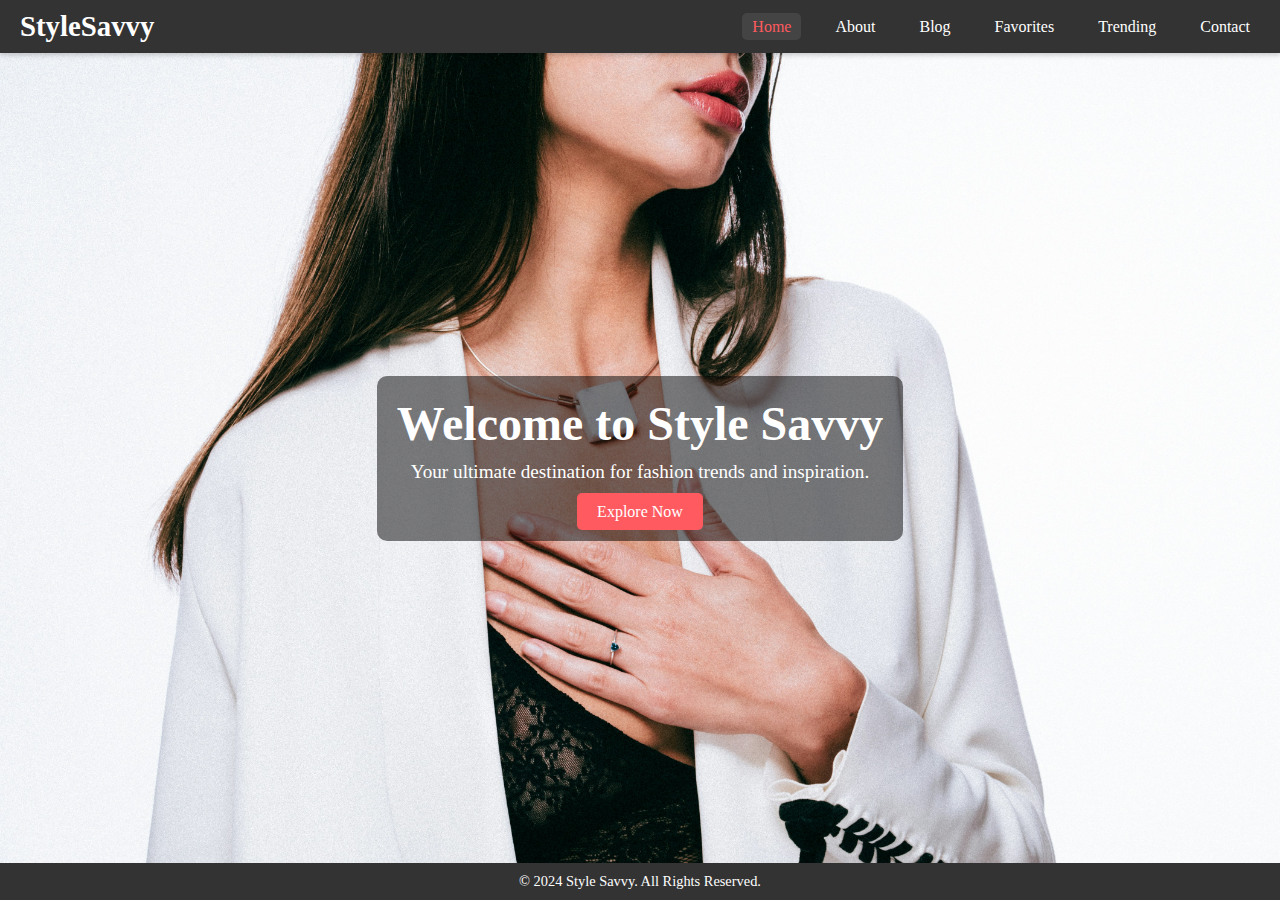
<file: index.html>
<!DOCTYPE html>
<html lang="en">
<head>
  <meta charset="UTF-8">
  <meta name="viewport" content="width=device-width, initial-scale=1.0">
  <meta name="description" content="Welcome to Style Savvy - Your go-to fashion blog for trends and style inspiration.">
  <meta name="keywords" content="Fashion, Style, Blog, Trending, Inspiration">
  <meta name="author" content="Style Savvy">
  <title>Style Savvy</title>
  <link rel="stylesheet" href="styles/main.css">
</head>
<body>
  <!-- Header -->
  <header>
    <nav>
      <a href="index.html" class="logo">StyleSavvy</a>
      <!-- Hamburger Icon -->
      <button class="hamburger" id="hamburger">
        <div class="bar"></div>
        <div class="bar"></div>
        <div class="bar"></div>
      </button>
      <!-- Navigation Links -->
      <ul id="nav-links">
        <li><a href="index.html" class="active">Home</a></li>
        <li><a href="about.html">About</a></li>
        <li><a href="blog.html">Blog</a></li>
        <li><a href="favorites.html">Favorites</a></li>
        <li><a href="trending.html">Trending</a></li>
        <li><a href="contact.html">Contact</a></li>
      </ul>
    </nav>
  </header>

  <!-- Hero Section -->
  <section class="hero">
    <div class="hero-overlay">
      <h1>Welcome to Style Savvy</h1>
      <p>Your ultimate destination for fashion trends and inspiration.</p>
      <a href="blog.html" class="hero-btn">Explore Now</a>
    </div>
  </section>

  <!-- Footer -->
  <footer>
    <p>&copy; 2024 Style Savvy. All Rights Reserved.</p>
  </footer>

  <!-- Link to JavaScript -->
  <script src="scripts/main.js"></script>
</body>
</html>
</file>
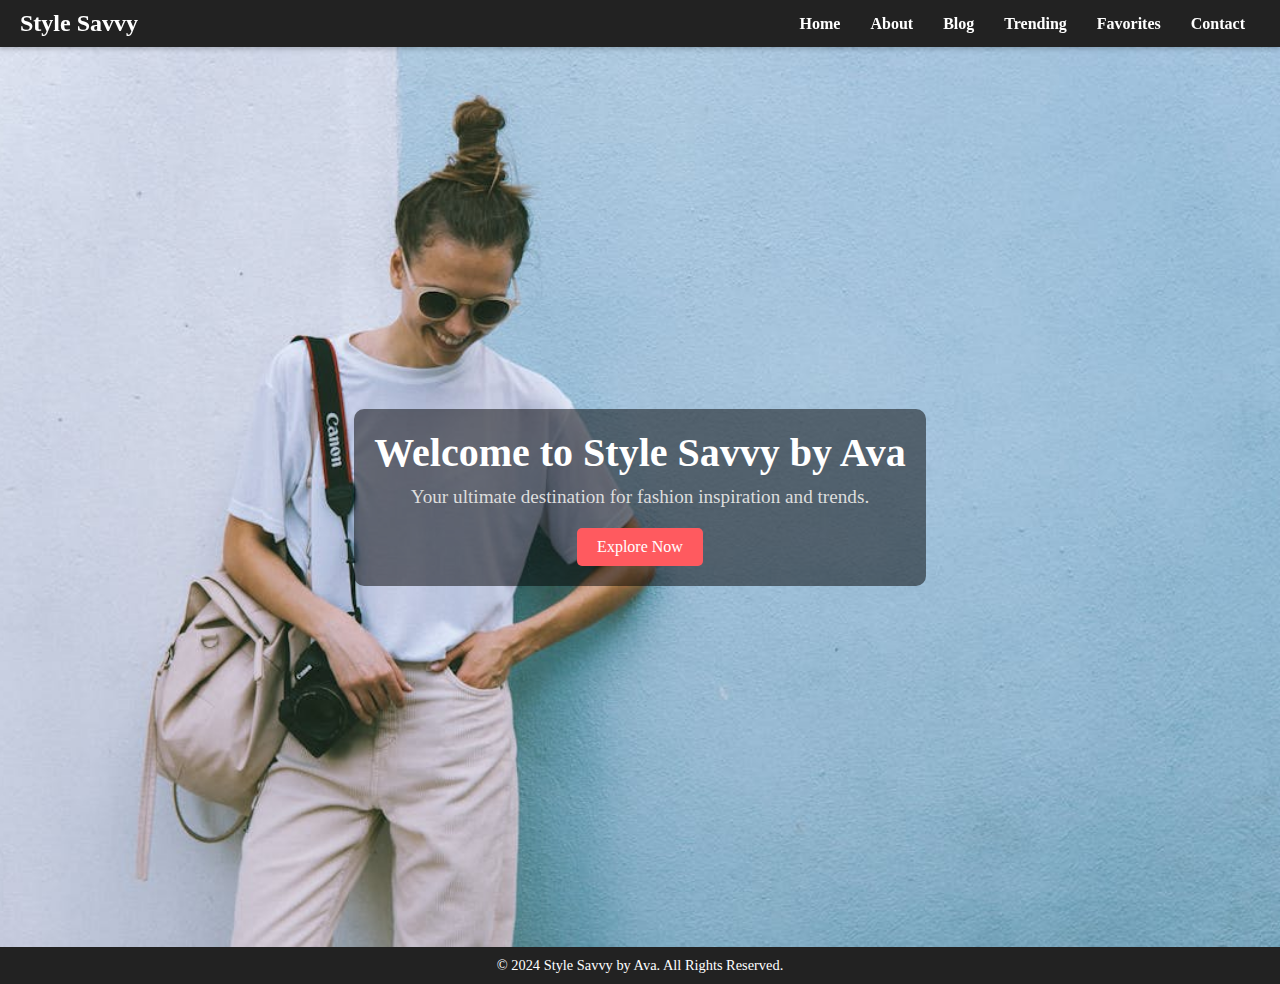
<file: style-savvy/index.html>
<!DOCTYPE html>
<html lang="en">
<head>
    <meta charset="UTF-8">
    <meta name="viewport" content="width=device-width, initial-scale=1.0">
    <meta name="description" content="Welcome to Style Savvy by Ava - Your go-to blog for fashion inspiration and trends.">
    <meta name="keywords" content="Fashion, Blog, Style, Ava, Trending, Outfits">
    <meta name="author" content="Ava">
    <title>Home - Style Savvy by Ava</title>
    <link rel="stylesheet" href="styles/main.css">
</head>
<body>
    <header>
        <nav>
            <div class="logo">Style Savvy</div>
            <ul>
                <li><a href="index.html" class="active">Home</a></li>
                <li><a href="about.html">About</a></li>
                <li><a href="blog.html">Blog</a></li>
                <li><a href="trending.html">Trending</a></li>
                <li><a href="favorites.html">Favorites</a></li>
                <li><a href="contact.html">Contact</a></li>
            </ul>
        </nav>
    </header>
    <main>
        <section class="home-hero">
            <div class="hero-overlay">
                <h1>Welcome to Style Savvy by Ava</h1>
                <p>Your ultimate destination for fashion inspiration and trends.</p>
                <a href="blog.html" class="hero-btn">Explore Now</a>
            </div>
        </section>
    </main>
    <footer>
        <p>&copy; 2024 Style Savvy by Ava. All Rights Reserved.</p>
    </footer>
</body>
</html>
</file>
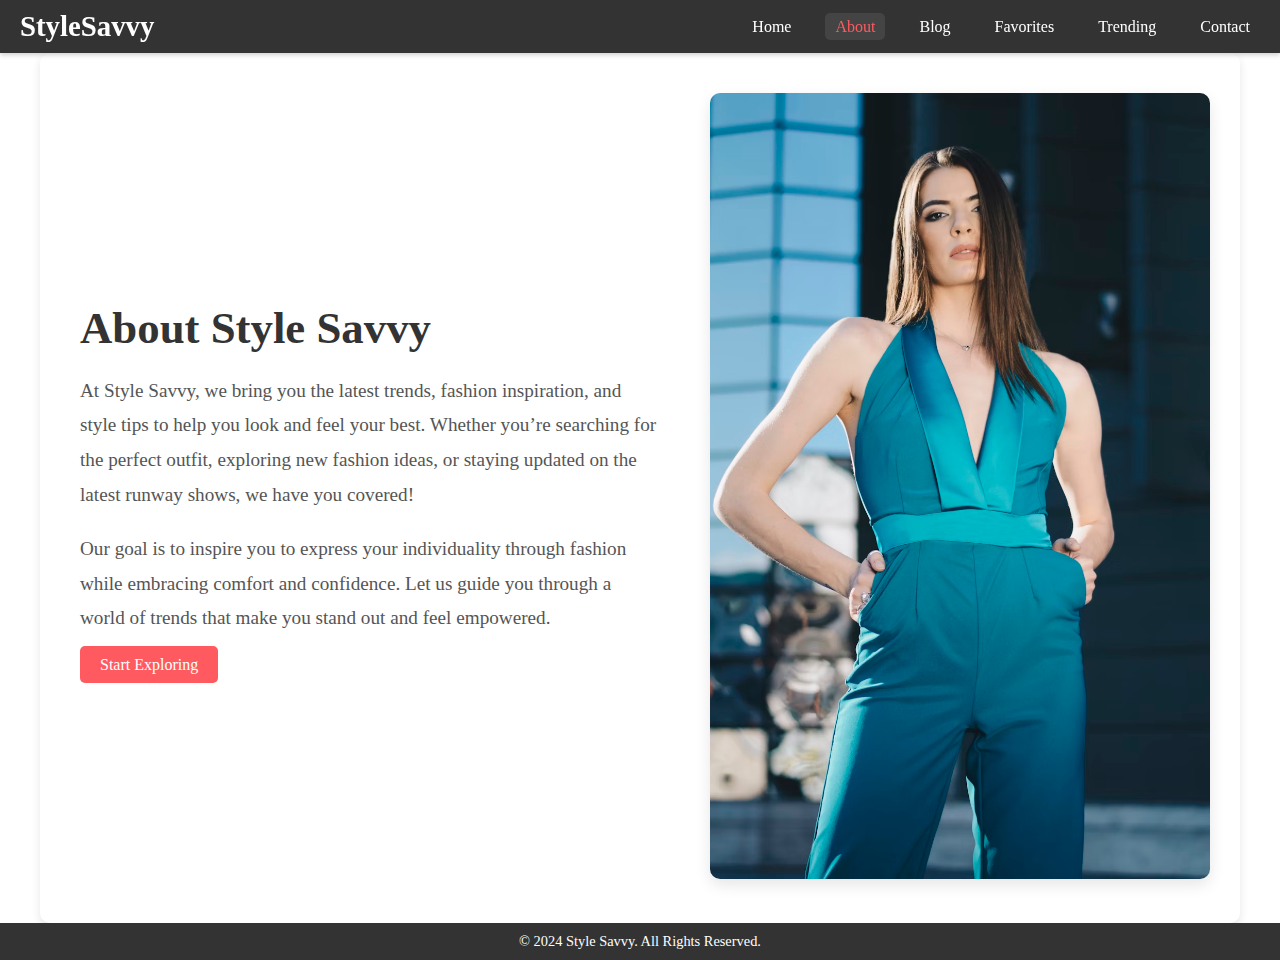
<file: about.html>
<!DOCTYPE html>
<html lang="en">
<head>
  <meta charset="UTF-8">
  <meta name="viewport" content="width=device-width, initial-scale=1.0">
  <meta name="description" content="Learn more about Style Savvy - your go-to fashion blog.">
  <meta name="keywords" content="About, Fashion, Blog, Style Savvy">
  <meta name="author" content="Style Savvy">
  <title>About Us - Style Savvy</title>
  <link rel="stylesheet" href="styles/main.css">
</head>
<body>
  <!-- Header -->
  <header>
    <nav>
      <a href="index.html" class="logo">StyleSavvy</a>
      <!-- Hamburger Icon -->
      <button class="hamburger" id="hamburger">
        <div class="bar"></div>
        <div class="bar"></div>
        <div class="bar"></div>
      </button>
      <!-- Navigation Links -->
      <ul id="nav-links">
        <li><a href="index.html">Home</a></li>
        <li><a href="about.html">About</a></li>
        <li><a href="blog.html">Blog</a></li>
        <li><a href="favorites.html">Favorites</a></li>
        <li><a href="trending.html">Trending</a></li>
        <li><a href="contact.html">Contact</a></li>
      </ul>
    </nav>
  </header>

  <!-- About Section -->
  <section class="about-section">
    <div class="about-content">
        <h1>About Style Savvy</h1>
        <p>At Style Savvy, we bring you the latest trends, fashion inspiration, and style tips to help you look and feel your best. Whether you’re searching for the perfect outfit, exploring new fashion ideas, or staying updated on the latest runway shows, we have you covered!</p>
        <p>Our goal is to inspire you to express your individuality through fashion while embracing comfort and confidence. Let us guide you through a world of trends that make you stand out and feel empowered.</p>
        <a href="blog.html" class="hero-btn">Start Exploring</a>
    </div>
    <div class="about-image">
        <img src="images/lady in blue dress.avif" alt="Fashion Inspiration">
    </div>
</section>


  <!-- Footer -->
  <footer>
    <p>&copy; 2024 Style Savvy. All Rights Reserved.</p>
  </footer>

  <!-- Link to JavaScript -->
  <script src="scripts/main.js"></script>
</body>
</html>
</file>
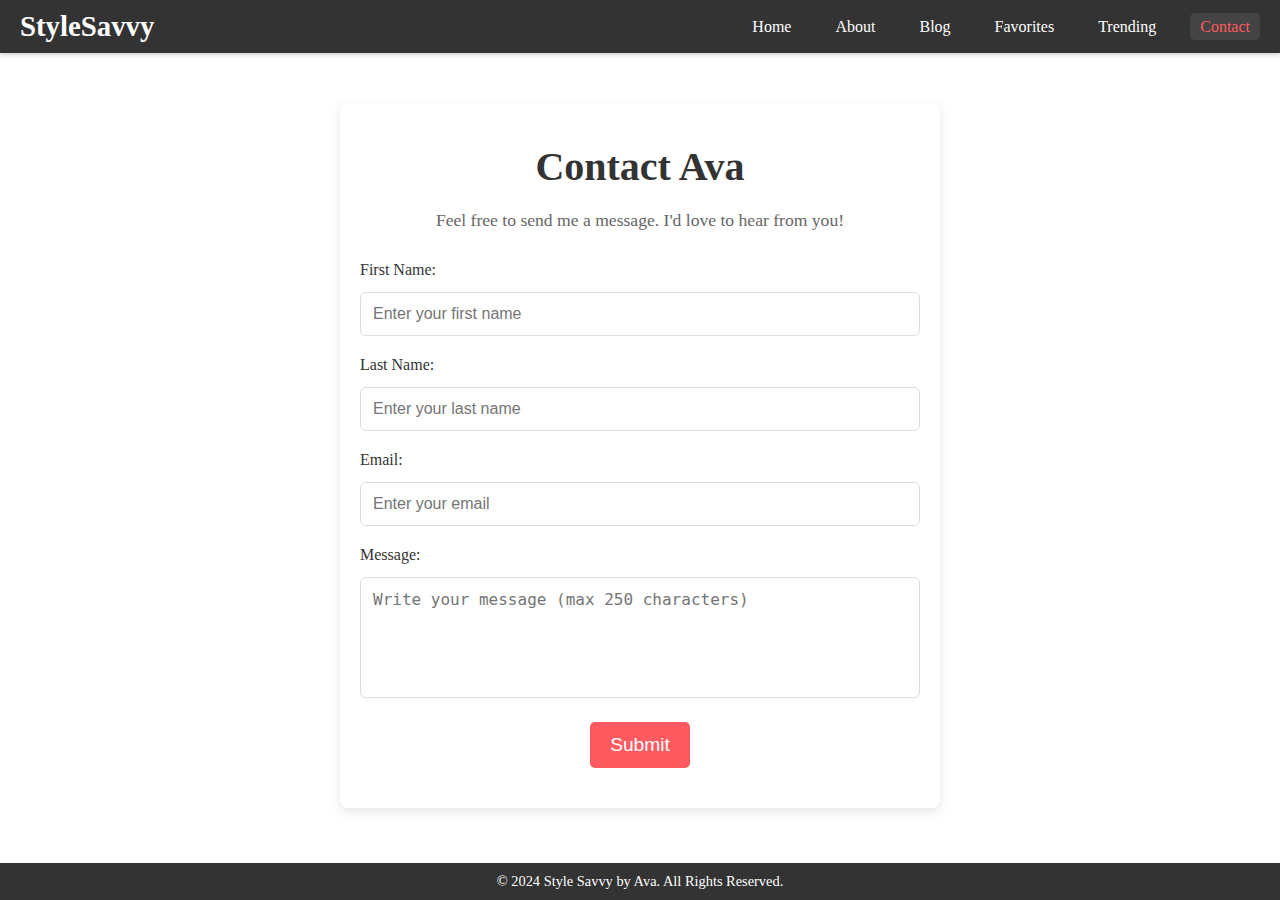
<file: contact.html>
<!DOCTYPE html>
<html lang="en">
<head>
    <meta charset="UTF-8">
    <meta name="viewport" content="width=device-width, initial-scale=1.0">
    <meta name="description" content="Get in touch with Ava through the contact page of Style Savvy.">
    <meta name="author" content="Ava">
    <title>Contact - Style Savvy by Ava</title>
    <link rel="stylesheet" href="styles/main.css">
</head>
<body>
  <!-- Header -->
  <header>
    <nav>
      <a href="index.html" class="logo">StyleSavvy</a>
      <!-- Hamburger Icon -->
      <button class="hamburger" id="hamburger">
        <div class="bar"></div>
        <div class="bar"></div>
        <div class="bar"></div>
      </button>
      <!-- Navigation Links -->
      <ul id="nav-links">
        <li><a href="index.html">Home</a></li>
        <li><a href="about.html">About</a></li>
        <li><a href="blog.html">Blog</a></li>
        <li><a href="favorites.html">Favorites</a></li>
        <li><a href="trending.html">Trending</a></li>
        <li><a href="contact.html">Contact</a></li>
      </ul>
    </nav>
  </header>
    <main>
        <section class="contact-form">
            <h1>Contact Ava</h1>
            <p>Feel free to send me a message. I'd love to hear from you!</p>
            <form id="contactForm">
                <div class="form-group">
                    <label for="firstName">First Name:</label>
                    <input type="text" id="firstName" placeholder="Enter your first name">
                </div>
                <div class="form-group">
                    <label for="lastName">Last Name:</label>
                    <input type="text" id="lastName" placeholder="Enter your last name">
                </div>
                <div class="form-group">
                    <label for="email">Email:</label>
                    <input type="email" id="email" placeholder="Enter your email">
                </div>
                <div class="form-group">
                    <label for="message">Message:</label>
                    <textarea id="message" rows="5" placeholder="Write your message (max 250 characters)"></textarea>
                </div>
                <button type="submit">Submit</button>
            </form>
        </section>
    </main>
    <footer>
        <p>&copy; 2024 Style Savvy by Ava. All Rights Reserved.</p>
    </footer>
    <script src="scripts/contact.js"></script>
    <script src="scripts/main.js"></script>
</body>
</html>
</file>
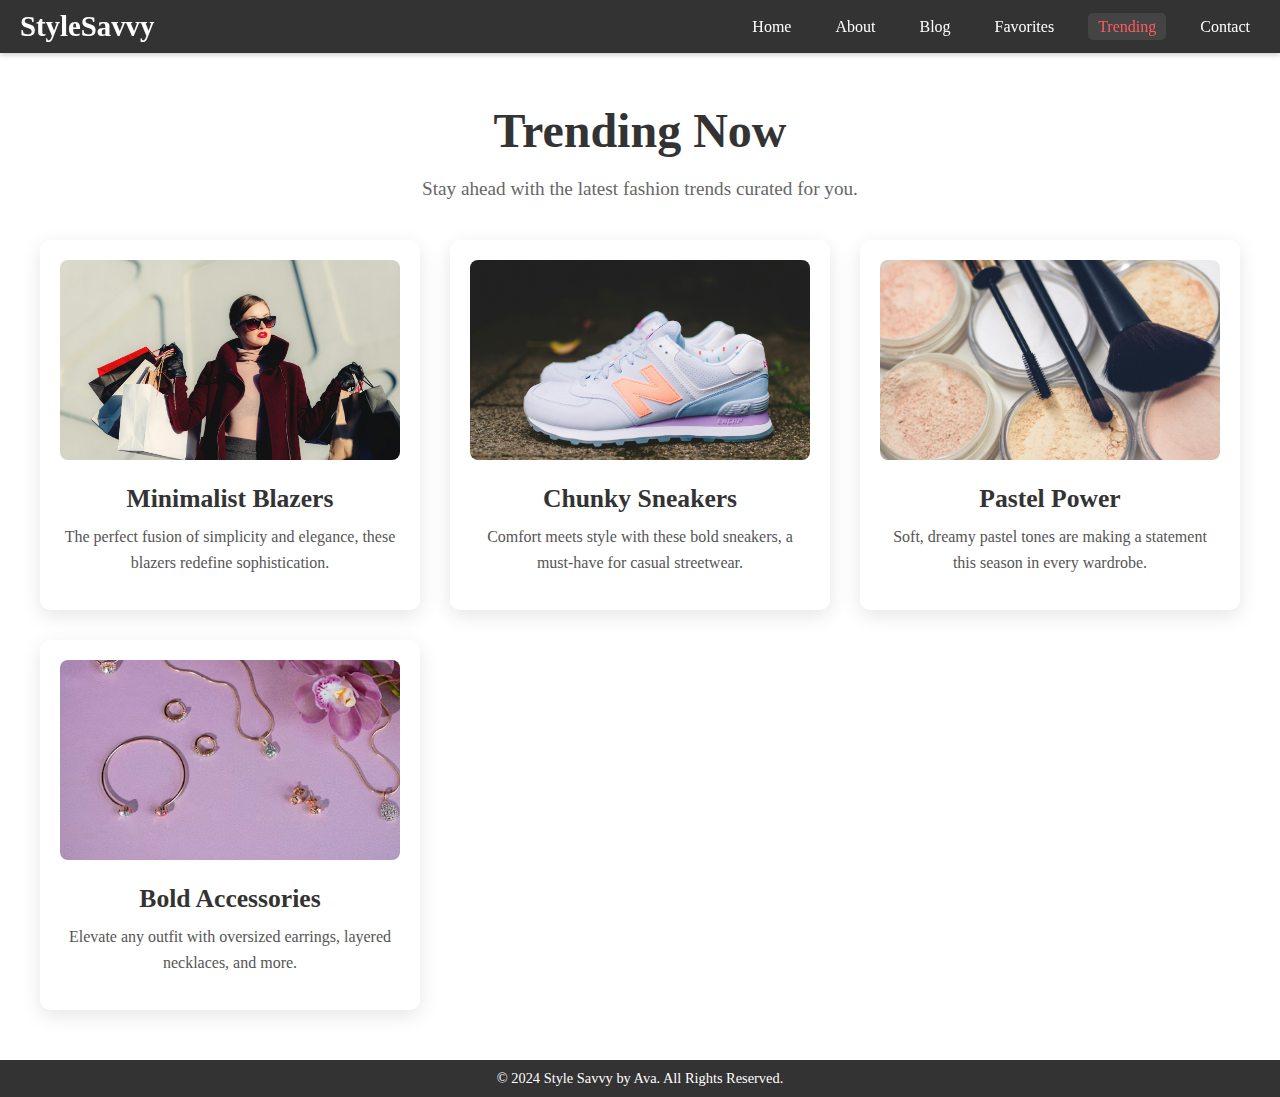
<file: trending.html>
<!DOCTYPE html>
<html lang="en">
  <head>
    <meta charset="UTF-8" />
    <meta name="viewport" content="width=device-width, initial-scale=1.0" />
    <meta
      name="description"
      content="Explore the latest trending styles in fashion."
    />
    <meta name="keywords" content="Fashion, Trends, Style, Ava, Trending" />
    <meta name="author" content="Ava" />
    <title>Trending - Style Savvy</title>
    <link rel="stylesheet" href="styles/main.css" />
  </head>
  <body>
    <header>
      <nav>
        <a href="index.html" class="logo">StyleSavvy</a>
        <button class="hamburger" id="hamburger">
          <div class="bar"></div>
          <div class="bar"></div>
          <div class="bar"></div>
        </button>
        <ul id="nav-links">
          <li><a href="index.html">Home</a></li>
          <li><a href="about.html">About</a></li>
          <li><a href="blog.html">Blog</a></li>
          <li><a href="favorites.html">Favorites</a></li>
          <li><a href="trending.html" class="active">Trending</a></li>
          <li><a href="contact.html">Contact</a></li>
        </ul>
      </nav>
    </header>

    <main>
      <section class="trending-section">
        <h1>Trending Now</h1>
        <p>Stay ahead with the latest fashion trends curated for you.</p>
        <div class="trending-grid">
          <!-- Trending Item 1 -->
          <div class="trending-card">
            <img src="images/trending.jpg" alt="Minimalist Blazers" />
            <h2>Minimalist Blazers</h2>
            <p>
              The perfect fusion of simplicity and elegance, these blazers
              redefine sophistication.
            </p>
          </div>
          <!-- Trending Item 2 -->
          <div class="trending-card">
            <img src="images/trendingSneaker.jpg" alt="Chunky Sneakers" />
            <h2>Chunky Sneakers</h2>
            <p>
              Comfort meets style with these bold sneakers, a must-have for
              casual streetwear.
            </p>
          </div>
          <!-- Trending Item 3 -->
          <div class="trending-card">
            <img src="images/trendingEye.jpg" alt="Pastel Power" />
            <h2>Pastel Power</h2>
            <p>
              Soft, dreamy pastel tones are making a statement this season in
              every wardrobe.
            </p>
          </div>
          <!-- Trending Item 4 -->
          <div class="trending-card">
            <img src="images/bold accessories.avif" alt="Bold Accessories" />
            <h2>Bold Accessories</h2>
            <p>
              Elevate any outfit with oversized earrings, layered necklaces, and
              more.
            </p>
          </div>
        </div>
      </section>
    </main>

    <!-- Footer -->
    <footer>
      <p>&copy; 2024 Style Savvy by Ava. All Rights Reserved.</p>
    </footer>

    <!-- Link to JavaScript -->
    <script src="scripts/main.js"></script>
  </body>
</html>
</file>
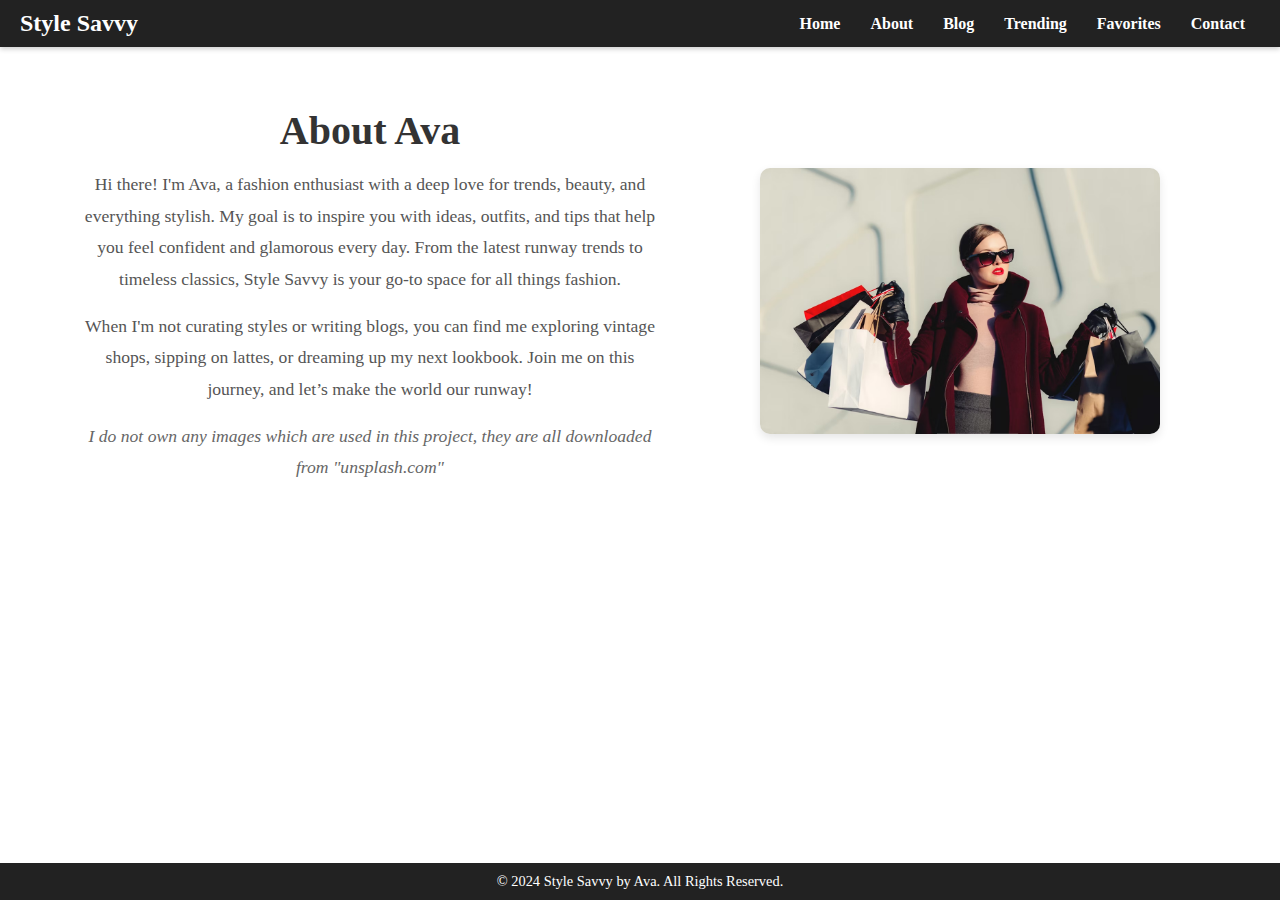
<file: style-savvy/about.html>
<!DOCTYPE html>
<html lang="en">
<head>
    <meta charset="UTF-8">
    <meta name="viewport" content="width=device-width, initial-scale=1.0">
    <meta name="description" content="Learn more about Ava, the passionate fashionista behind Style Savvy.">
    <meta name="keywords" content="About Ava, Fashion, Style, Blogger, Trends">
    <meta name="author" content="Ava">
    <title>About Ava - Style Savvy</title>
    <link rel="stylesheet" href="styles/main.css">
</head>
<body>
    <header>
        <nav>
            <div class="logo">Style Savvy</div>
            <ul>
                <li><a href="index.html">Home</a></li>
                <li><a href="about.html" class="active">About</a></li>
                <li><a href="blog.html">Blog</a></li>
                <li><a href="trending.html">Trending</a></li>
                <li><a href="favorites.html">Favorites</a></li>
                <li><a href="contact.html">Contact</a></li>
            </ul>
        </nav>
    </header>
    <main>
        <section class="about-container">
            <div class="about-content">
                <h1>About Ava</h1>
                <p>
                    Hi there! I'm Ava, a fashion enthusiast with a deep love for trends, beauty, and everything stylish. 
                    My goal is to inspire you with ideas, outfits, and tips that help you feel confident and glamorous every day. 
                    From the latest runway trends to timeless classics, Style Savvy is your go-to space for all things fashion.
                </p>
                <p>
                    When I'm not curating styles or writing blogs, you can find me exploring vintage shops, sipping on lattes, 
                    or dreaming up my next lookbook. Join me on this journey, and let’s make the world our runway!
                </p>
                <p>I do not own any images which are used in this project, they are all downloaded from "unsplash.com"</p>
            </div>
            <div class="about-image">
                <img src="images/Lady with goggles.avif" alt="Ava - Lady with Goggles">
            </div>
        </section>
    </main>
    <footer>
        <p>&copy; 2024 Style Savvy by Ava. All Rights Reserved.</p>
    </footer>
</body>
</html>
</file>
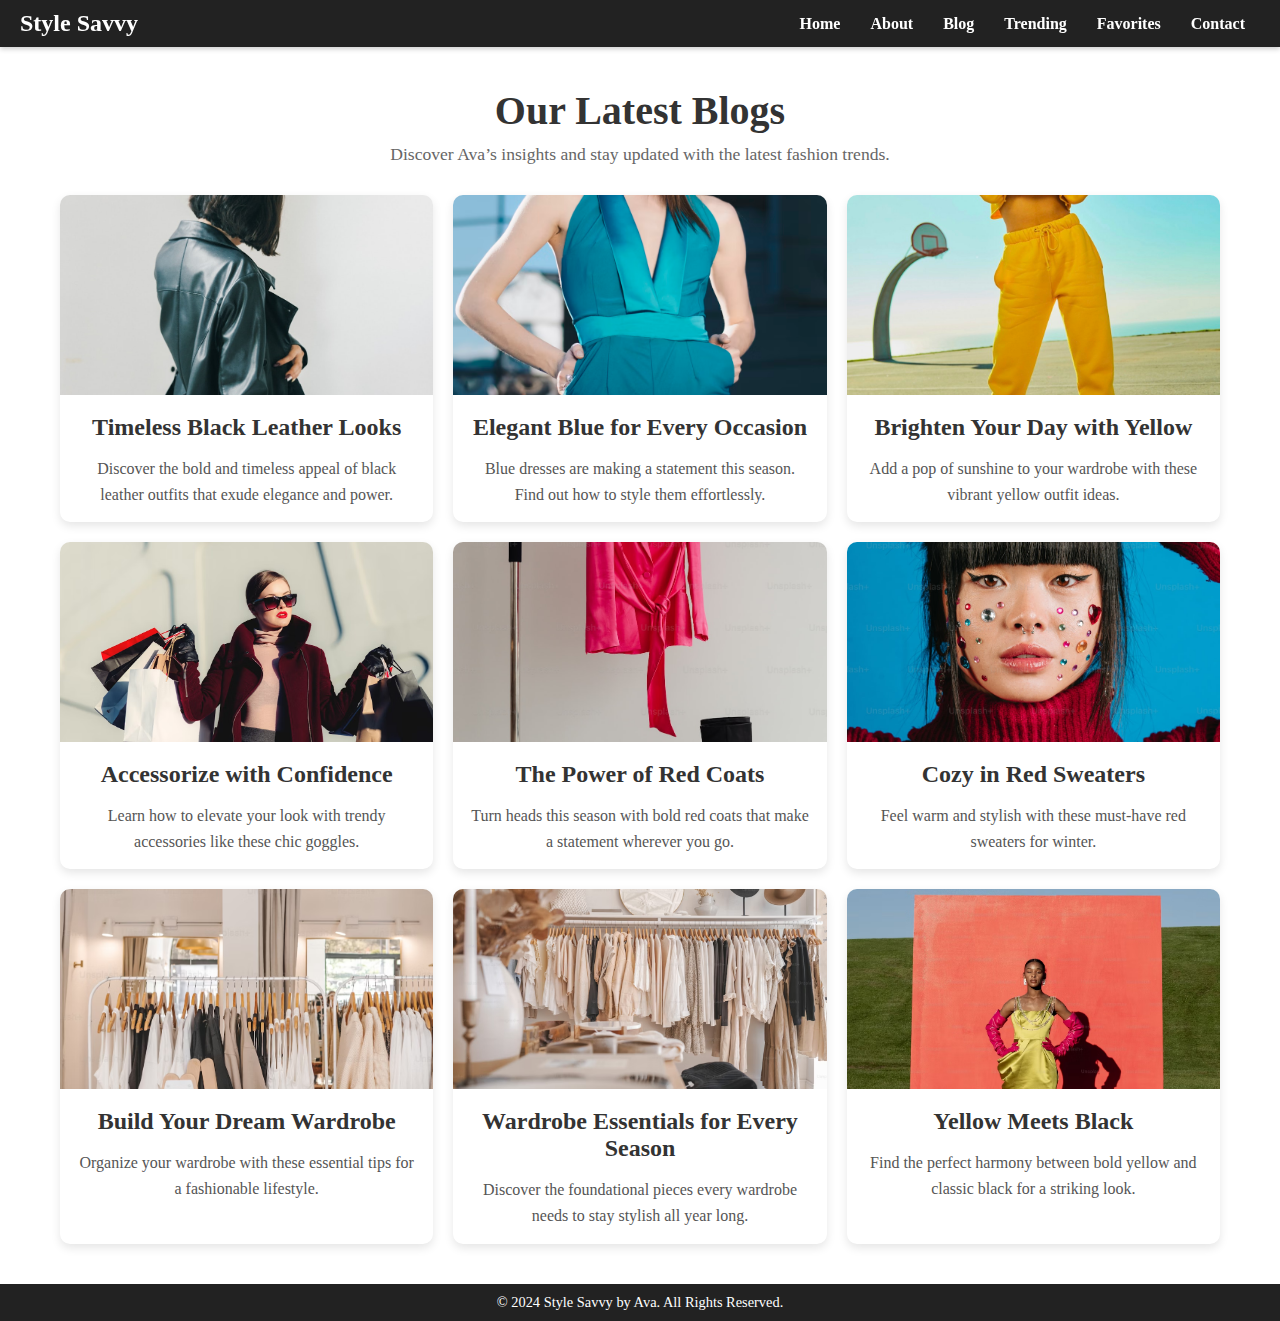
<file: style-savvy/blog.html>
<!DOCTYPE html>
<html lang="en">
<head>
    <meta charset="UTF-8">
    <meta name="viewport" content="width=device-width, initial-scale=1.0">
    <meta name="description" content="Explore the latest blogs on fashion, style tips, and Ava's favorites.">
    <meta name="keywords" content="Fashion, Blog, Style, Ava, Trends">
    <meta name="author" content="Ava">
    <title>Blog - Style Savvy</title>
    <link rel="stylesheet" href="styles/main.css">
</head>
<body>
    <header>
        <nav>
            <div class="logo">Style Savvy</div>
            <ul>
                <li><a href="index.html">Home</a></li>
                <li><a href="about.html">About</a></li>
                <li><a href="blog.html" class="active">Blog</a></li>
                <li><a href="trending.html">Trending</a></li>
                <li><a href="favorites.html">Favorites</a></li>
                <li><a href="contact.html">Contact</a></li>
            </ul>
        </nav>
    </header>
    <main>
        <section class="blog-section">
            <h1>Our Latest Blogs</h1>
            <p>Discover Ava’s insights and stay updated with the latest fashion trends.</p>
            <div class="blog-grid">
                <!-- Blog Post 1 -->
                <div class="blog-card">
                    <img src="images/black leather.jpeg" alt="Black Leather Fashion">
                    <h2>Timeless Black Leather Looks</h2>
                    <p>Discover the bold and timeless appeal of black leather outfits that exude elegance and power.</p>
                </div>
                <!-- Blog Post 2 -->
                <div class="blog-card">
                    <img src="images/lady in blue dress.avif" alt="Lady in Blue Dress">
                    <h2>Elegant Blue for Every Occasion</h2>
                    <p>Blue dresses are making a statement this season. Find out how to style them effortlessly.</p>
                </div>
                <!-- Blog Post 3 -->
                <div class="blog-card">
                    <img src="images/lady in yellow outfit.jpeg" alt="Lady in Yellow Outfit">
                    <h2>Brighten Your Day with Yellow</h2>
                    <p>Add a pop of sunshine to your wardrobe with these vibrant yellow outfit ideas.</p>
                </div>
                <!-- Blog Post 4 -->
                <div class="blog-card">
                    <img src="images/Lady with goggles.avif" alt="Lady with Goggles">
                    <h2>Accessorize with Confidence</h2>
                    <p>Learn how to elevate your look with trendy accessories like these chic goggles.</p>
                </div>
                <!-- Blog Post 5 -->
                <div class="blog-card">
                    <img src="images/red coat.jpeg" alt="Red Coat Style">
                    <h2>The Power of Red Coats</h2>
                    <p>Turn heads this season with bold red coats that make a statement wherever you go.</p>
                </div>
                <!-- Blog Post 6 -->
                <div class="blog-card">
                    <img src="images/red sweater lady.jpeg" alt="Red Sweater Lady">
                    <h2>Cozy in Red Sweaters</h2>
                    <p>Feel warm and stylish with these must-have red sweaters for winter.</p>
                </div>
                <!-- Blog Post 7 -->
                <div class="blog-card">
                    <img src="images/wardrobe 2.avif" alt="Organized Wardrobe">
                    <h2>Build Your Dream Wardrobe</h2>
                    <p>Organize your wardrobe with these essential tips for a fashionable lifestyle.</p>
                </div>
                <!-- Blog Post 8 -->
                <div class="blog-card">
                    <img src="images/wardrobe.avif" alt="Wardrobe Basics">
                    <h2>Wardrobe Essentials for Every Season</h2>
                    <p>Discover the foundational pieces every wardrobe needs to stay stylish all year long.</p>
                </div>
                <!-- Blog Post 9 -->
                <div class="blog-card">
                    <img src="images/yellow in black.avif" alt="Yellow in Black Outfit">
                    <h2>Yellow Meets Black</h2>
                    <p>Find the perfect harmony between bold yellow and classic black for a striking look.</p>
                </div>
            </div>
        </section>
    </main>
    <footer>
        <p>&copy; 2024 Style Savvy by Ava. All Rights Reserved.</p>
    </footer>
</body>
</html>
</file>
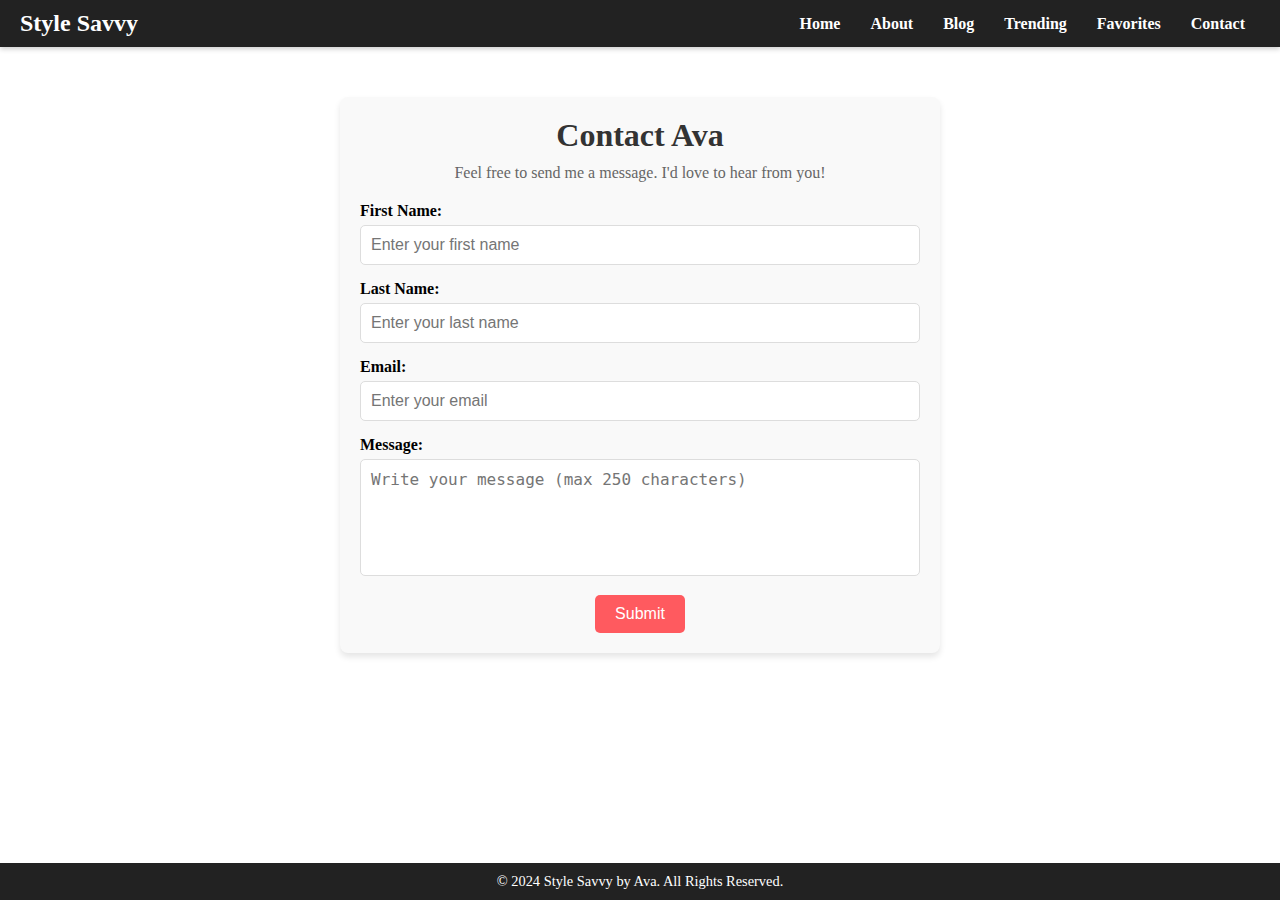
<file: style-savvy/contact.html>
<!DOCTYPE html>
<html lang="en">
<head>
    <meta charset="UTF-8">
    <meta name="viewport" content="width=device-width, initial-scale=1.0">
    <meta name="description" content="Get in touch with Ava through the contact page of Style Savvy.">
    <meta name="author" content="Ava">
    <title>Contact - Style Savvy by Ava</title>
    <link rel="stylesheet" href="styles/main.css">
</head>
<body>
    <header>
        <nav>
            <div class="logo">Style Savvy</div>
            <ul>
                <li><a href="index.html">Home</a></li>
                <li><a href="about.html">About</a></li>
                <li><a href="blog.html">Blog</a></li>
                <li><a href="trending.html">Trending</a></li>
                <li><a href="favorites.html">Favorites</a></li>
                <li><a href="contact.html">Contact</a></li>
            </ul>
        </nav>
    </header>
    <main>
        <section class="contact-form">
            <h1>Contact Ava</h1>
            <p>Feel free to send me a message. I'd love to hear from you!</p>
            <form id="contactForm">
                <div class="form-group">
                    <label for="firstName">First Name:</label>
                    <input type="text" id="firstName" placeholder="Enter your first name">
                </div>
                <div class="form-group">
                    <label for="lastName">Last Name:</label>
                    <input type="text" id="lastName" placeholder="Enter your last name">
                </div>
                <div class="form-group">
                    <label for="email">Email:</label>
                    <input type="email" id="email" placeholder="Enter your email">
                </div>
                <div class="form-group">
                    <label for="message">Message:</label>
                    <textarea id="message" rows="5" placeholder="Write your message (max 250 characters)"></textarea>
                </div>
                <button type="submit">Submit</button>
            </form>
        </section>
    </main>
    <footer>
        <p>&copy; 2024 Style Savvy by Ava. All Rights Reserved.</p>
    </footer>
    <script src="scripts/contact.js"></script>
</body>
</html>
</file>
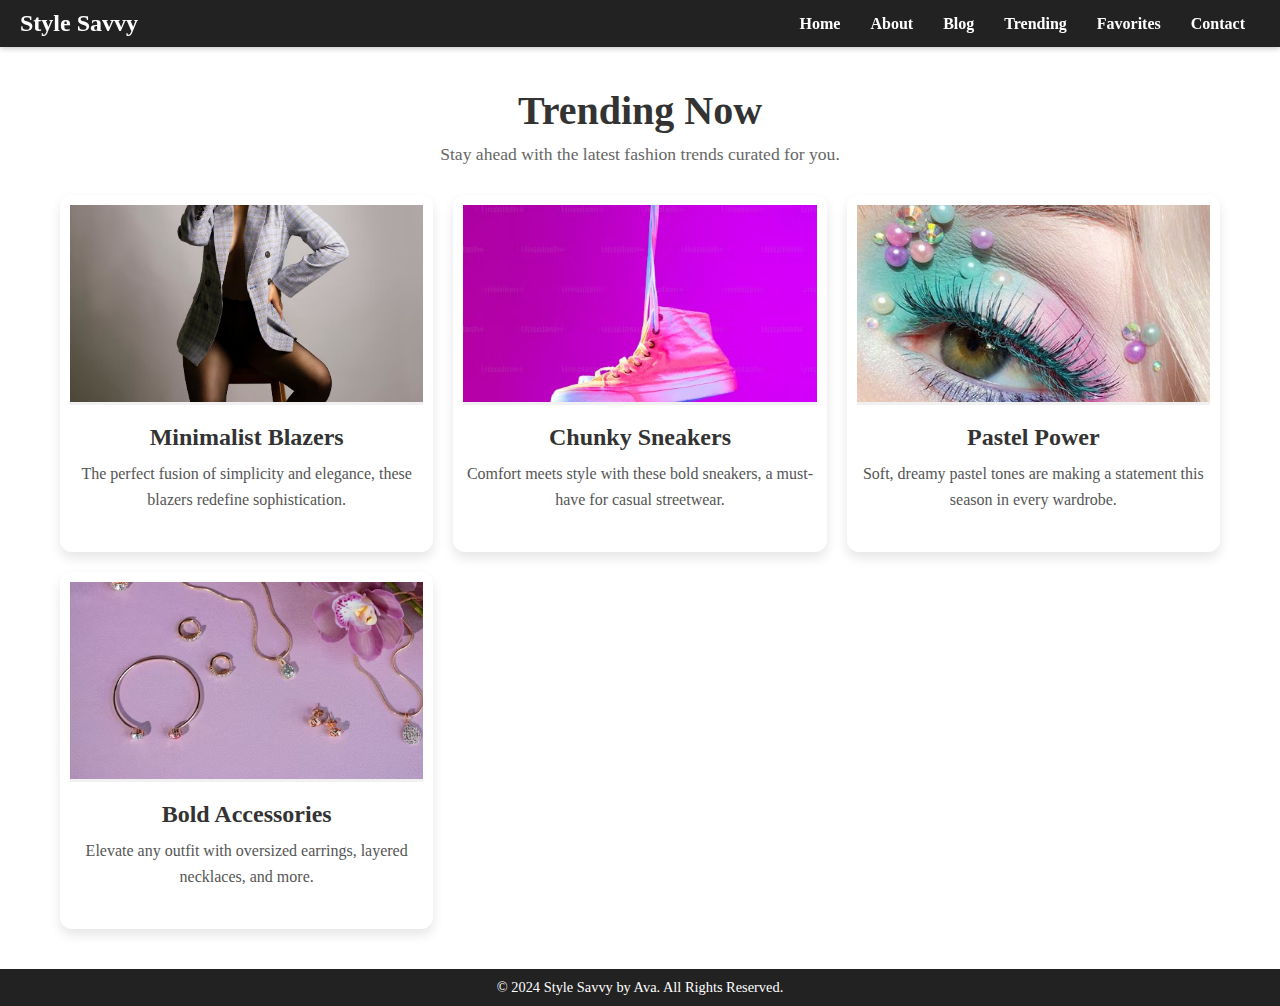
<file: style-savvy/trending.html>
<!DOCTYPE html>
<html lang="en">
<head>
    <meta charset="UTF-8">
    <meta name="viewport" content="width=device-width, initial-scale=1.0">
    <meta name="description" content="Explore the latest trending styles in fashion.">
    <meta name="keywords" content="Fashion, Trends, Style, Ava, Trending">
    <meta name="author" content="Ava">
    <title>Trending - Style Savvy</title>
    <link rel="stylesheet" href="styles/main.css">
</head>
<body>
    <header>
        <nav>
            <div class="logo">Style Savvy</div>
            <ul>
                <li><a href="index.html">Home</a></li>
                <li><a href="about.html">About</a></li>
                <li><a href="blog.html">Blog</a></li>
                <li><a href="trending.html" class="active">Trending</a></li>
                <li><a href="favorites.html">Favorites</a></li>
                <li><a href="contact.html">Contact</a></li>
            </ul>
        </nav>
    </header>
    <main>
        <section class="trending-section">
            <h1>Trending Now</h1>
            <p>Stay ahead with the latest fashion trends curated for you.</p>
            <div class="trending-grid">
                <!-- Trending Item 1 -->
                <div class="trending-card">
                    <img src="images/minimalist blazer.avif" alt="Minimalist Blazers">
                    <h2>Minimalist Blazers</h2>
                    <p>The perfect fusion of simplicity and elegance, these blazers redefine sophistication.</p>
                </div>
                <!-- Trending Item 2 -->
                <div class="trending-card">
                    <img src="images/sneakers.avif" alt="Chunky Sneakers">
                    <h2>Chunky Sneakers</h2>
                    <p>Comfort meets style with these bold sneakers, a must-have for casual streetwear.</p>
                </div>
                <!-- Trending Item 3 -->
                <div class="trending-card">
                    <img src="images/pastel power.jpeg" alt="Pastel Power">
                    <h2>Pastel Power</h2>
                    <p>Soft, dreamy pastel tones are making a statement this season in every wardrobe.</p>
                </div>
                <!-- Trending Item 4 -->
                <div class="trending-card">
                    <img src="images/bold accessories.avif" alt="Bold Accessories">
                    <h2>Bold Accessories</h2>
                    <p>Elevate any outfit with oversized earrings, layered necklaces, and more.</p>
                </div>
            </div>
        </section>
    </main>
    <footer>
        <p>&copy; 2024 Style Savvy by Ava. All Rights Reserved.</p>
    </footer>
</body>
</html>
</file>
<file: styles/main.css>
/* General */
* {
  margin: 0;
  padding: 0;
  box-sizing: border-box;
}

body, html {
  height: 100%; /* Ensure the page takes full height */
}

body {
  display: flex;
  flex-direction: column;
  justify-content: space-between; /* Ensures footer is at the bottom */
  height: 100%;
}

/* Header */
header {
  background-color: #333;
  padding: 10px 20px;
  position: sticky;
  top: 0;
  z-index: 1000;
  box-shadow: 0 2px 5px rgba(0, 0, 0, 0.2);
}

nav {
  display: flex;
  justify-content: space-between;
  align-items: center;
}

.logo {
  font-size: 1.8rem;
  font-weight: bold;
  color: #fff;
  text-decoration: none;
}

/* Navigation Links */
#nav-links {
  list-style: none;
  display: flex;
  gap: 1.5rem;
}

#nav-links li a {
  color: #fff;
  text-decoration: none;
  font-size: 1rem;
  padding: 5px 10px;
  transition: color 0.3s ease, background-color 0.3s ease;
}

#nav-links li a:hover,
#nav-links li a.active {
  color: #ff5a5f;
  background-color: #444;
  border-radius: 5px;
}

/* Hamburger Icon */
.hamburger {
  display: none;
  flex-direction: column;
  cursor: pointer;
  gap: 5px;
  background: none;
  border: none;
  outline: none;
}

.hamburger .bar {
  width: 25px;
  height: 3px;
  background-color: #fff;
  transition: all 0.3s ease-in-out;
}

/* Responsive Navigation */
@media (max-width: 768px) {
  #nav-links {
    display: none;
    flex-direction: column;
    background-color: #333;
    position: absolute;
    top: 60px;
    right: 0;
    width: 100%;
    text-align: center;
    padding: 10px 0;
  }

  #nav-links.active {
    display: flex;
  }

  #nav-links li {
    margin: 10px 0;
  }

  .hamburger {
    display: flex;
  }

  .hamburger.open .bar:nth-child(1) {
    transform: translateY(8px) rotate(45deg);
  }

  .hamburger.open .bar:nth-child(2) {
    opacity: 0;
  }

  .hamburger.open .bar:nth-child(3) {
    transform: translateY(-8px) rotate(-45deg);
  }
}

/* Hero Section */
.hero {
  position: relative;
  height: 100vh;
  background: url('../images/background.jpg') no-repeat center center/cover;
  display: flex;
  align-items: center;
  justify-content: center;
  text-align: center;
  color: #fff;
}

.hero-overlay {
  background: rgba(0, 0, 0, 0.5);
  padding: 20px;
  border-radius: 10px;
}

.hero-overlay h1 {
  font-size: 3rem;
  margin-bottom: 10px;
}

.hero-overlay p {
  font-size: 1.2rem;
  margin-bottom: 20px;
}

.hero-btn {
  padding: 10px 20px;
  background-color: #ff5a5f;
  color: #fff;
  text-decoration: none;
  border-radius: 5px;
  transition: background-color 0.3s ease;
}

.hero-btn:hover {
  background-color: #ff787d;
}



/* About Section Styles */
.about-section {
  display: flex;
  align-items: center;
  justify-content: space-between;
  padding: 40px 20px;
  max-width: 1200px;
  margin: 0 auto;
  gap: 20px;
  flex-wrap: wrap; /* Allow for responsiveness */
  background-color: #fff;
  border-radius: 10px;
  box-shadow: 0 4px 10px rgba(0, 0, 0, 0.1);
}

.about-content {
  flex: 1 1 500px;
  padding: 20px;
  text-align: left;
}

.about-content h1 {
  font-size: 2.8rem;
  color: #333;
  margin-bottom: 20px;
  font-family: 'Playfair Display', serif; /* Stylish serif font */
  font-weight: 600;
}

.about-content p {
  font-size: 1.2rem;
  line-height: 1.8;
  color: #555;
  margin-bottom: 20px;
}

.about-content .hero-btn {
  background: #ff5a5f;
  color: #fff;
  padding: 10px 20px;
  border-radius: 5px;
  text-decoration: none;
  font-size: 1rem;
  transition: background 0.3s ease;
}

.about-content .hero-btn:hover {
  background: #ff787d;
}

.about-image {
  flex: 1 1 400px;
  text-align: center;
}

.about-image img {
  width: 100%;
  max-width: 500px;
  border-radius: 10px;
  box-shadow: 0px 6px 15px rgba(0, 0, 0, 0.1);
  transition: transform 0.3s ease, box-shadow 0.3s ease;
}

.about-image img:hover {
  transform: scale(1.05);
  box-shadow: 0px 8px 20px rgba(0, 0, 0, 0.2);
}

/* Responsive Design */
@media (max-width: 768px) {
  .about-section {
    flex-direction: column;
    align-items: center;
    text-align: center;
  }

  .about-content {
    text-align: center;
  }

  .about-image img {
    max-width: 100%;
  }
}



/* Modal Styles */
.modal {
    display: none; /* Hidden by default */
    position: fixed; /* Stay in place */
    z-index: 1000; /* On top of other elements */
    left: 0;
    top: 0;
    width: 100%; /* Full width */
    height: 100%; /* Full height */
    background-color: rgba(0, 0, 0, 0.7); /* Black background with transparency */
    overflow: auto; /* Allow scrolling if needed */
    padding-top: 60px;
}

.modal-content {
    background-color: #fff;
    margin: 10% auto;
    padding: 20px;
    border-radius: 10px;
    width: 80%; /* Adjust width as needed */
    max-width: 600px;
    box-shadow: 0 4px 10px rgba(0, 0, 0, 0.2);
}

#modal-title {
    font-size: 2rem;
    margin-bottom: 20px;
    color: #333;
}

#modal-content {
    font-size: 1.2rem;
    line-height: 1.8;
    color: #555;
}

.close-btn {
    color: #333;
    font-size: 2rem;
    font-weight: bold;
    position: absolute;
    top: 10px;
    right: 15px;
    cursor: pointer;
}

.close-btn:hover {
    color: red;
}

/* Blog Section */
.blog-section {
    padding: 50px 20px;
    text-align: center;
}

.blog-section h1 {
    font-size: 3rem;
    color: #333;
}

.blog-grid {
  margin-top: 20px;
    display: grid;
    grid-template-columns: repeat(auto-fill, minmax(300px, 1fr));
    gap: 20px;
}

.blog-card {
    background: #fff;
    padding: 20px;
    margin-top: 40px;
    border-radius: 10px;
    box-shadow: 0px 6px 20px rgba(0, 0, 0, 0.1);
    transition: transform 0.3s ease, box-shadow 0.3s ease;
}

.blog-card:hover {
    transform: translateY(-10px);
    box-shadow: 0px 15px 30px rgba(0, 0, 0, 0.1);
}

.blog-card img {
    width: 100%;
    height: 200px;
    object-fit: cover;
    border-radius: 10px;
    margin-bottom: 20px;
}

.blog-card h2 {
    font-size: 1.6rem;
    color: #333;
    margin-bottom: 10px;
}

.blog-card p {
    font-size: 1rem;
    color: #555;
    margin-bottom: 15px;
}

.read-more {
    text-decoration: none;
    background-color: #ff5a5f;
    color: #fff;
    padding: 10px 20px;
    border-radius: 5px;
    font-size: 1rem;
    transition: background-color 0.3s ease;
}

.read-more:hover {
    background-color: #ff787d;
}

/* Responsive Design */
@media (max-width: 768px) {
    .blog-card img {
        height: 180px;
    }

    .blog-section h1 {
        font-size: 2.5rem;
    }
    
    .read-more {
        padding: 8px 16px;
    }
}


/* Favorites Section */
.favorites-section {
  padding: 50px 20px;
  background: #f7f7f7;
  text-align: center;
  font-family: 'Arial', sans-serif;
  color: #333;
}

.favorites-section h1 {
  font-size: 3rem;
  font-weight: bold;
  margin-bottom: 20px;
  color: #333;
  font-family: 'Playfair Display', serif;
}

.favorites-section p {
  font-size: 1.2rem;
  color: #666;
  margin-bottom: 40px; /* Add gap below the paragraph */
}

.favorites-grid {
  display: grid;
  grid-template-columns: repeat(auto-fill, minmax(280px, 1fr));
  gap: 30px;
  max-width: 1200px;
  margin: 0 auto;
}

/* Favorite Card */
.favorite-card {
  background: #fff;
  padding: 20px;
  border-radius: 10px;
  box-shadow: 0px 4px 20px rgba(0, 0, 0, 0.1);
  overflow: hidden;
  transition: transform 0.3s ease, box-shadow 0.3s ease;
}

.favorite-card img {
  width: 100%;
  height: 250px;
  object-fit: cover;
  border-radius: 8px;
  margin-bottom: 20px;
  transition: transform 0.3s ease;
}

.favorite-card h2 {
  font-size: 1.6rem;
  color: #333;
  margin-bottom: 10px;
  font-family: 'Playfair Display', serif;
}

.favorite-card p {
  font-size: 1rem;
  color: #555;
  margin-bottom: 15px;
  line-height: 1.6;
}

.view-more-btn {
  text-decoration: none;
  background-color: #ff5a5f;
  color: #fff;
  padding: 12px 20px;
  border-radius: 5px;
  font-size: 1.1rem;
  transition: background-color 0.3s ease, transform 0.3s ease;
  display: inline-block;
  cursor: pointer;
}

.view-more-btn:hover {
  background-color: #ff787d;
  transform: scale(1.05);
}

/* Hover Effect on Favorite Cards */
.favorite-card:hover {
  transform: translateY(-10px);
  box-shadow: 0px 6px 30px rgba(0, 0, 0, 0.15);
}

.favorite-card img:hover {
  transform: scale(1.1);
}

/* Responsive Design */
@media (max-width: 768px) {
  .favorites-section h1 {
      font-size: 2.5rem;
  }

  .favorites-section p {
      font-size: 1rem;
  }

  .view-more-btn {
      padding: 10px 18px;
  }

  .favorite-card img {
      height: 220px;
  }

  .favorites-grid {
      grid-template-columns: 1fr 1fr; /* Two cards per row on medium screens */
  }
}

@media (max-width: 480px) {
  .favorites-grid {
      grid-template-columns: 1fr; /* One card per row on small screens */
  }

  .favorites-section h1 {
      font-size: 2rem;
  }

  .view-more-btn {
      padding: 8px 16px;
  }

  .favorite-card img {
      height: 200px;
  }
}





/* Trending Section */
.trending-section {
  padding: 50px 20px;
  text-align: center;
}

.trending-section h1 {
  font-size: 3rem;
  font-weight: bold;
  margin-bottom: 20px;
  color: #333;
  font-family: 'Playfair Display', serif;
}

.trending-section p {
  font-size: 1.2rem;
  color: #666;
  margin-bottom: 40px;
}

.trending-grid {
  display: grid;
  grid-template-columns: repeat(auto-fill, minmax(300px, 1fr));
  gap: 30px;
  max-width: 1200px;
  margin: 0 auto;
}

/* Trending Card */
.trending-card {
  background: #fff;
  padding: 20px;
  border-radius: 10px;
  box-shadow: 0px 6px 20px rgba(0, 0, 0, 0.1);
  transition: transform 0.3s ease, box-shadow 0.3s ease;
}

.trending-card img {
  width: 100%;
  height: 200px;
  object-fit: cover;
  border-radius: 8px;
  margin-bottom: 20px;
}

.trending-card h2 {
  font-size: 1.6rem;
  color: #333;
  margin-bottom: 10px;
  font-family: 'Playfair Display', serif;
}

.trending-card p {
  font-size: 1rem;
  color: #555;
  margin-bottom: 15px;
  line-height: 1.6;
}

.trending-card:hover {
  transform: translateY(-10px);
  box-shadow: 0px 6px 30px rgba(0, 0, 0, 0.2);
}

/* Responsive Design */
@media (max-width: 768px) {
  .trending-card img {
      height: 180px;
  }

  .trending-section h1 {
      font-size: 2.5rem;
  }

  .trending-section p {
      font-size: 1rem;
  }
}

@media (max-width: 480px) {
  .trending-grid {
      grid-template-columns: 1fr 1fr; /* Two columns on very small screens */
  }

  .trending-card img {
      height: 160px;
  }

  .trending-section h1 {
      font-size: 2rem;
  }
}




/* Contact Form */
.contact-form {
  background-color: #fff;
  padding: 40px 20px;
  max-width: 600px;
  margin: 50px auto;
  box-shadow: 0px 4px 12px rgba(0, 0, 0, 0.1);
  border-radius: 8px;
  text-align: center;
}

.contact-form h1 {
  font-size: 2.5rem;
  color: #333;
  margin-bottom: 20px;
  font-family: 'Playfair Display', serif;
}

.contact-form p {
  font-size: 1.1rem;
  color: #666;
  margin-bottom: 30px;
}

.form-group {
  margin-bottom: 20px;
  text-align: left;
}

.form-group label {
  font-size: 1rem;
  color: #333;
  margin-bottom: 8px;
  display: block;
}

.form-group input,
.form-group textarea {
  width: 100%;
  padding: 12px;
  border: 1px solid #ddd;
  border-radius: 6px;
  font-size: 1rem;
  color: #333;
  margin-top: 5px;
}

.form-group textarea {
  resize: none;
}

button {
  background-color: #ff5a5f;
  color: #fff;
  padding: 12px 20px;
  font-size: 1.2rem;
  border: none;
  border-radius: 5px;
  cursor: pointer;
  transition: background-color 0.3s ease;
}

button:hover {
  background-color: #ff787d;
}





/* Footer */
footer {
  background-color: #333;
  color: white;
  text-align: center;
  padding: 10px 0;
  width: 100%;
  position: relative; /* Ensures it stays below the content */
}

/* Footer always sticks to the bottom */
main {
  flex: 1; /* This ensures the footer is pushed to the bottom */
}

footer p {
  font-size: 0.9rem;
}
</file>
<file: style-savvy/styles/main.css>
/* Global Styles */
/* Reset margin and padding for the whole page */
* {
    margin: 0;
    padding: 0;
    box-sizing: border-box;
  }
body, html {
  height: 100%; /* Ensure the page takes full height */
}  
body {
    display: flex;
    flex-direction: column;
    justify-content: space-between; /* Ensures footer is at the bottom */
    height: 100%; /* Allow the body to stretch to full height */
  }

/* Sticky Navbar */
header {
    background: #222;
    color: #fff;
    padding: 10px 20px;
    position: sticky;
    top: 0;
    z-index: 1000;
    box-shadow: 0px 2px 5px rgba(0, 0, 0, 0.2);
}

header nav {
    display: flex;
    justify-content: space-between;
    align-items: center;
}

header .logo {
    font-size: 1.5rem;
    font-weight: bold;
}

header ul {
    list-style: none;
    display: flex;
    margin: 0;
    padding: 0;
}

header ul li {
    margin: 0 15px;
}

header ul li a {
    color: #fff;
    text-decoration: none;
    font-weight: bold;
}

header ul li a:hover {
    text-decoration: underline;
}

/* Home Hero Section */
.home-hero {
    position: relative;
    height: 100vh; /* Full viewport height */
    background: url('../images/background.jpeg') no-repeat center center;
    background-size: cover; /* Ensure the image covers the full area */
    display: flex;
    align-items: center;
    justify-content: center;
    color: #fff;
    overflow: hidden; /* Prevent any overflow */
  }

.hero-overlay {
    text-align: center;
    background: rgba(0, 0, 0, 0.5); /* Dark overlay for better text readability */
    padding: 20px;
    border-radius: 10px;
}

.hero-overlay h1 {
    font-size: 2.5rem;
    margin-bottom: 10px;
    font-family: 'Playfair Display', serif;
}

.hero-overlay p {
    font-size: 1.2rem;
    margin-bottom: 20px;
    color: #ddd;
}

.hero-btn {
    display: inline-block;
    background: #ff5a5f;
    color: #fff;
    padding: 10px 20px;
    border-radius: 5px;
    text-decoration: none;
    font-size: 1rem;
    transition: background 0.3s ease;
}

.hero-btn:hover {
    background: #ff787d;
}

/* Footer */
footer {
    background-color: #333;
    color: white;
    text-align: center;
    padding: 10px 0;
    width: 100%;
  }

/* Responsive Design */
@media (max-width: 768px) {
    .home-hero {
        height: 50vh; /* Further reduce height on smaller screens */
        background-size: cover; /* Adjust background size */
    }

    .hero-overlay h1 {
        font-size: 2rem;
    }

    .hero-overlay p {
        font-size: 1rem;
    }
}


/* Sticky Footer */
main {
    flex: 1; /* Pushes the footer to the bottom */
}

footer {
    text-align: center;
    padding: 10px;
    background: #222;
    color: #fff;
    font-size: 0.9rem;
    position: relative; /* Ensure no overlap with other elements */
}

/* About Page Styles */
.about-container {
    display: flex;
    flex-wrap: wrap;
    align-items: center;
    justify-content: center;
    padding: 40px 20px;
    max-width: 1200px;
    margin: 0 auto;
    gap: 20px;
}

.about-content {
    flex: 1 1 500px;
    padding: 20px;
    text-align: center;
}

.about-content h1 {
    font-size: 2.5rem;
    color: #333;
    margin-bottom: 15px;
    font-family: 'Playfair Display', serif; /* Add a fashionable serif font */
}

.about-content p {
    font-size: 1.1rem;
    line-height: 1.8;
    color: #555;
    margin-bottom: 15px;
}

.about-content p:last-child {
    font-style: italic;
    color: #666;
}

.about-image {
    flex: 1 1 400px;
    text-align: center;
}

.about-image img {
    width: 100%;
    max-width: 400px;
    border-radius: 10px;
    box-shadow: 0px 4px 10px rgba(0, 0, 0, 0.1);
    transition: transform 0.3s ease, box-shadow 0.3s ease;
}

.about-image img:hover {
    transform: scale(1.05);
    box-shadow: 0px 6px 15px rgba(0, 0, 0, 0.2);
}

/* Responsive Design */
@media (max-width: 768px) {
    .about-container {
        flex-direction: column;
    }

    .about-content {
        text-align: center;
    }

    .about-image img {
        max-width: 100%;
    }
}

/* Blog Section Styles */
.blog-section {
    text-align: center;
    padding: 40px 20px;
    max-width: 1200px;
    margin: 0 auto;
}

.blog-section h1 {
    font-size: 2.5rem;
    color: #333;
    margin-bottom: 10px;
    font-family: 'Playfair Display', serif;
}

.blog-section p {
    font-size: 1.1rem;
    color: #666;
    margin-bottom: 30px;
}

.blog-grid {
    display: grid;
    grid-template-columns: repeat(auto-fit, minmax(300px, 1fr));
    gap: 20px;
}

.blog-card {
    background: #fff;
    border-radius: 10px;
    box-shadow: 0px 4px 10px rgba(0, 0, 0, 0.1);
    overflow: hidden;
    transition: transform 0.3s ease, box-shadow 0.3s ease;
}

.blog-card:hover {
    transform: scale(1.05);
    box-shadow: 0px 6px 15px rgba(0, 0, 0, 0.2);
}

.blog-card img {
    width: 100%;
    height: 200px;
    object-fit: cover;
}

.blog-card h2 {
    font-size: 1.5rem;
    color: #333;
    margin: 15px;
    font-family: 'Playfair Display', serif;
}

.blog-card p {
    font-size: 1rem;
    color: #555;
    margin: 0 15px 15px;
    line-height: 1.6;
}

/* Responsive Design */
@media (max-width: 768px) {
    .blog-card img {
        height: 150px;
    }
}

/* Contact Section Styles */
.contact-form {
    max-width: 600px;
    margin: 50px auto;
    padding: 20px;
    background: #f9f9f9;
    border-radius: 8px;
    box-shadow: 0 4px 6px rgba(0, 0, 0, 0.1);
    text-align: center;
}

.contact-form h1 {
    font-size: 2rem;
    color: #333;
    margin-bottom: 10px;
}

.contact-form p {
    font-size: 1rem;
    color: #666;
    margin-bottom: 20px;
}

.form-group {
    margin-bottom: 15px;
    text-align: left;
}

.form-group label {
    display: block;
    font-weight: bold;
    margin-bottom: 5px;
}

.form-group input,
.form-group textarea {
    width: 100%;
    padding: 10px;
    border: 1px solid #ddd;
    border-radius: 5px;
    font-size: 1rem;
}

.form-group textarea {
    resize: none;
}

button {
    background: #ff5a5f;
    color: #fff;
    padding: 10px 20px;
    border: none;
    border-radius: 5px;
    font-size: 1rem;
    cursor: pointer;
    transition: background 0.3s ease;
}

button:hover {
    background: #ff787d;
}

/* Trending Section */
.trending-section {
    text-align: center;
    padding: 40px 20px;
    max-width: 1200px;
    margin: 0 auto;
}

.trending-section h1 {
    font-size: 2.5rem;
    color: #333;
    margin-bottom: 10px;
    font-family: 'Playfair Display', serif;
}

.trending-section p {
    font-size: 1.1rem;
    color: #666;
    margin-bottom: 30px;
}

.trending-grid {
    display: grid;
    grid-template-columns: repeat(auto-fit, minmax(300px, 1fr));
    gap: 20px;
}

.trending-card {
    background: #fff;
    border-radius: 12px;
    box-shadow: 0px 6px 12px rgba(0, 0, 0, 0.1);
    overflow: hidden;
    transition: transform 0.3s ease, box-shadow 0.3s ease;
    text-align: center;
    padding: 10px;
}

.trending-card:hover {
    transform: scale(1.05);
    box-shadow: 0px 10px 20px rgba(0, 0, 0, 0.15);
}

.trending-card img {
    width: 100%;
    height: 200px;
    object-fit: cover;
    border-bottom: 3px solid #f1f1f1;
}

.trending-card h2 {
    font-size: 1.5rem;
    color: #333;
    margin: 15px 0 10px;
    font-family: 'Playfair Display', serif;
}

.trending-card p {
    font-size: 1rem;
    color: #555;
    line-height: 1.6;
}

/* Responsive Design */
@media (max-width: 768px) {
    .trending-card img {
        height: 150px;
    }
}

/* Favorites Section */
.favorites-section {
    text-align: center;
    padding: 40px 20px;
    max-width: 1200px;
    margin: 0 auto;
    background: #f9f9f9;
    border-radius: 12px;
    box-shadow: 0px 8px 20px rgba(0, 0, 0, 0.1);
}

.favorites-section h1 {
    font-size: 2.8rem;
    color: #333;
    margin-bottom: 10px;
    font-family: 'Playfair Display', serif;
}

.favorites-section p {
    font-size: 1.2rem;
    color: #666;
    margin-bottom: 30px;
}

.favorites-grid {
    display: grid;
    grid-template-columns: repeat(auto-fit, minmax(300px, 1fr));
    gap: 20px;
}

.favorite-card {
    background: #fff;
    border-radius: 10px;
    overflow: hidden;
    box-shadow: 0px 6px 15px rgba(0, 0, 0, 0.1);
    transition: transform 0.3s ease, box-shadow 0.3s ease;
    text-align: center;
    padding-bottom: 15px;
}

.favorite-card:hover {
    transform: scale(1.05);
    box-shadow: 0px 10px 25px rgba(0, 0, 0, 0.15);
}

.favorite-card img {
    width: 100%;
    height: 200px;
    object-fit: cover;
    border-bottom: 2px solid #f1f1f1;
}

.favorite-card h2 {
    font-size: 1.6rem;
    color: #333;
    margin: 15px 0 10px;
    font-family: 'Playfair Display', serif;
}

.favorite-card p {
    font-size: 1rem;
    color: #555;
    margin: 0 15px 15px;
    line-height: 1.6;
}

.view-more-btn {
    background: #ff5a5f;
    color: #fff;
    padding: 10px 20px;
    border: none;
    border-radius: 5px;
    font-size: 1rem;
    cursor: pointer;
    transition: background 0.3s ease;
}

.view-more-btn:hover {
    background: #ff787d;
}

/* Responsive Design */
@media (max-width: 768px) {
    .favorite-card img {
        height: 150px;
    }

    .favorites-section h1 {
        font-size: 2.2rem;
    }

    .favorites-section p {
        font-size: 1rem;
    }
}
</file>
